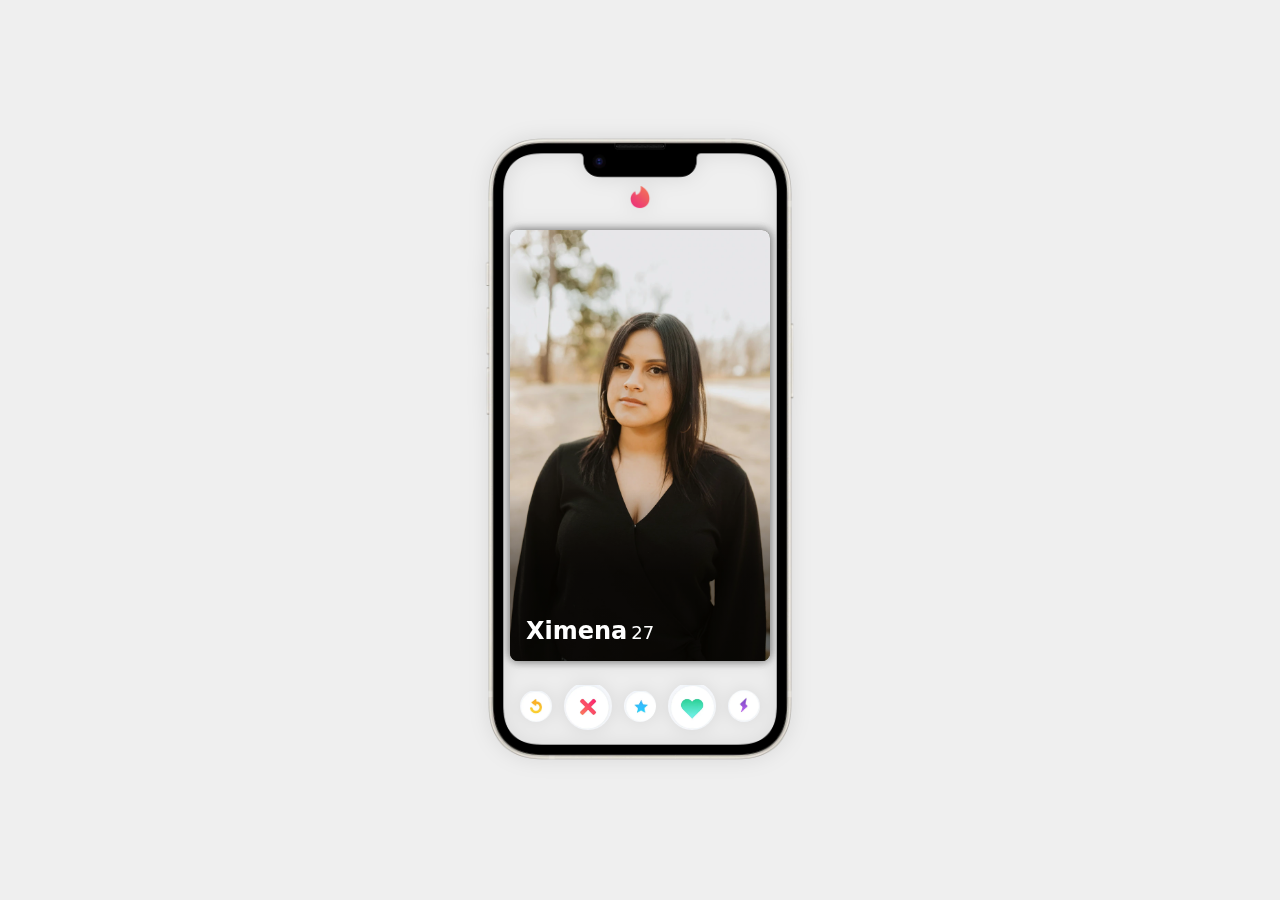
<file: index.html>
<!DOCTYPE html>
<html lang="es">

<head>
    <meta charset="UTF-8">
    <meta name="viewport" content="width=device-width, initial-scale=1.0">
    <link rel="stylesheet" href="index.css">
    <title>Tinder Swipe</title>
</head>

<body>
    <main>
        <section>
            <header>
                <img src="tinder-logo.webp" alt="Tinder Logo">
            </header>
            <div class="cards">
                <article>
                    <img src="./photos/img1.webp" alt="Tania, 24 years">
                    <h2>Tania <span>24</span></h2>
                    <div class="choice nope">NOPE</div>
                    <div class="choice liked">LIKE</div>
                </article>

                <article>
                    <img src="./photos/img2.webp" alt="Ximena, 27 years">
                    <h2>Ximena<span>27</span></h2>
                    <div class="choice nope">NOPE</div>
                    <div class="choice liked">LIKE</div>
                </article>
                <span>
                    No hay más personas cerca de ti..<br>
                    Vuelve a intentarlo más tarde.
                </span>
            </div>
            <footer>
                <button class="is-back" aria-label="back"></button>
                <button class="is-reject is-big" aria-label="reject"></button>
                <button class="is-super" aria-label="super"></button>
                <button class="is-like is-big" aria-label="like"></button>
                <button class="is-boost" aria-label="boost"></button>
            </footer>
        </section>
    </main>
    <script src="./index.js"></script>

</body>

</html>
</file>
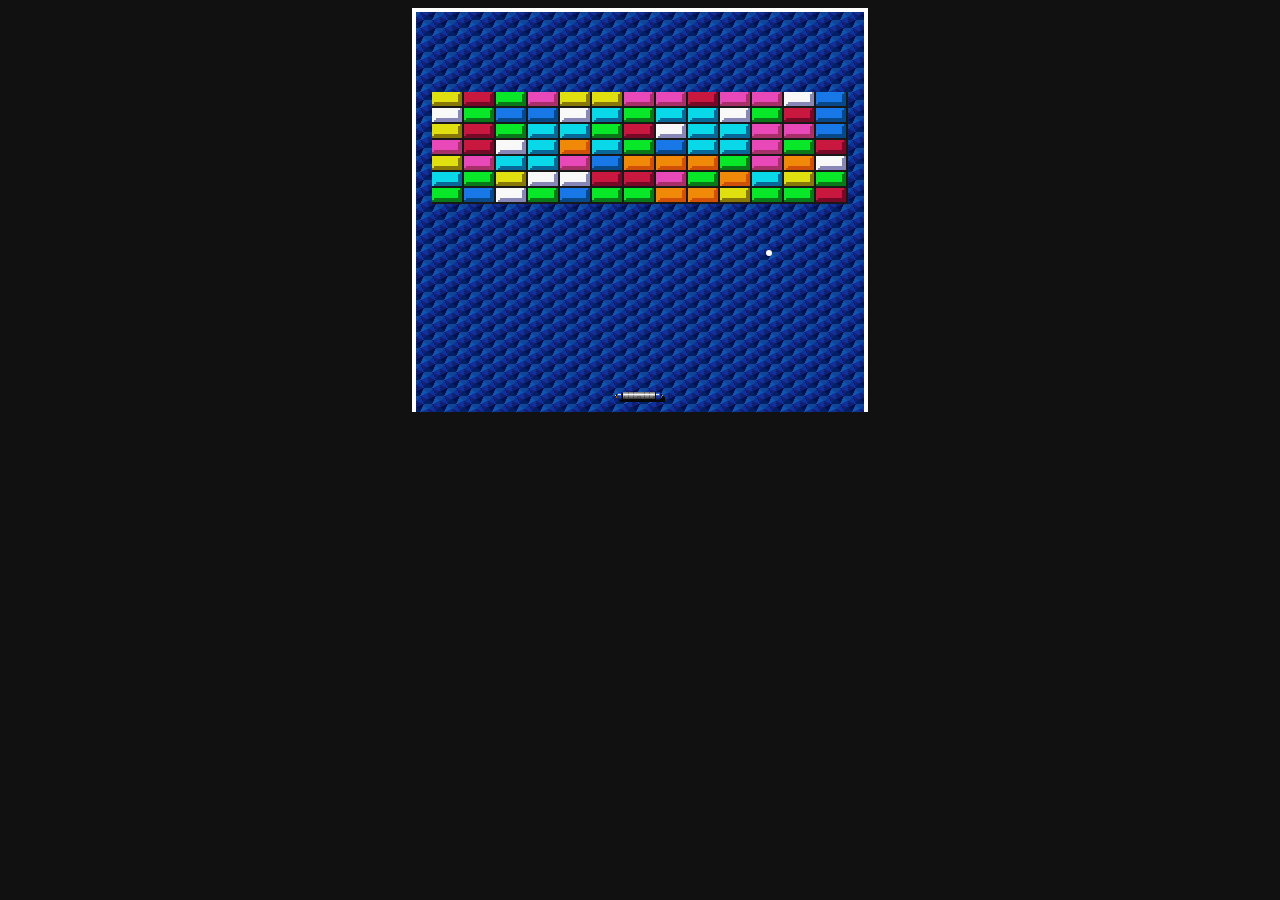
<file: 02-arkanoid/index.html>
<!DOCTYPE html>

<head>
    <meta charset="UTF-8">
    <meta name="viewport" content="width=device-width, initial-scale=1.0">
    <title>Arkanoid</title>
</head>

<body>
    <style>
        body {
            background-color: #111;
        }

        canvas {
            display: block;
            border: 4px solid #fff;
            background: url('./assets/bkg.png') repeat;
            border-bottom: transparent;
            margin: 0 auto;
        }
    </style>

    <canvas></canvas>
    <img hidden id="sprite" src="./assets/sprite.png" alt="Sprite Arkanoid">
    <img hidden id="bricks" src="./assets/bricks.png" alt="Sprite Bricks Arkanoid">

    <script src="./js/app.js"></script>
</body>

</html>
</file>
<file: index.css>
*,
*::before,
*::after {
    box-sizing: border-box;
    margin: 0;
    padding: 0;
}

body {
    font-family: system-ui, -apple-system, BlinkMacSystemFont, 'Segoe UI', Roboto, Oxygen, Ubuntu, Cantarell, 'Open Sans', 'Helvetica Neue', sans-serif;
    display: grid;
    place-content: center;
    min-height: 100vh;
    overflow: hidden;
    user-select: none;
    background: #efefef;
}

main {
    background: url('./iphone.webp') no-repeat;
    background-size: contain;
    width: 320px;
    height: 640px;
    display: flex;
    filter: drop-shadow(0 0 10px rgba(0, 0, 0, .1));
}

section {
    width: 100%;
    border-radius: 32px;
    display: flex;
    gap: 21px;
    display: flex;
    flex-direction: column;
    overflow: hidden;
    position: relative;
    padding: 16px 6px;
    margin: 24px;
}


header {
    display: flex;
    justify-content: center;

    & img {
        margin-top: 15px;
        width: 24px;
        height: 24px;
    }
}

footer {
    display: grid;
    grid-template-columns: repeat(5, 1fr);
    gap: 12px;
    padding: 0 24px;
    justify-content: center;
    align-items: center;

    & button {
        background: url(./tinder-icons.webp) no-repeat;
        background-position: 0px 0px;
        background-size: 175px;
        height: 32px;
        width: 32px;
        border-radius: 50%;
        border: 0;
        cursor: pointer;
        transition: scale .3s ease;


        &:hover {
            scale: 1.4;
        }

        &.is-big {
            background-size: 250px;
            width: 48px;
            height: 48px;
        }

        &.is-back {
            background-position: -142px 1px;
        }

        &.is-reject {
            background-position: -151px 3px;
        }

        &.is-like {
            background-position: -49px 3px;
        }

        &.is-super {
            background-position: -70px 1px;

        }
    }

}

.cards {
    position: relative;
    width: 100%;
    height: 100%;
    margin: 0 auto;

    &>span {
        display: grid;
        place-content: center;
        place-items: center;
        color: #777;
        font-size: 14px;
        text-align: center;
        height: 100%;
        z-index: -1;
    }

    & article {
        border-radius: 8px;
        box-shadow: 0 0 10px rgba(0, 0, 0, 0.3);
        cursor: grab;
        overflow: hidden;
        position: absolute;
        inset: 0;
        width: 100%;
        height: 100%;
        z-index: 1;

        &.go-left {
            transform: translateX(-150%) rotate(-30deg) !important;
        }

        &.go-right {
            transform: translateX(150%) rotate(30deg) !important;
        }

        &.go-right,
        &.go-left {
            transition: transform .3s ease, rotate .3s !important;
        }

        &.reset {
            transition: .3s ease;
            transform: translateX(0) !important;
        }

        & .choice {
            border-radius: 6px;
            border: 4px solid;
            z-index: 5;
            position: absolute;
            top: 32px;
            right: 16px;
            padding: 4px 10px;
            font-size: 26px;
            font-weight: bold;
            text-shadow: 0 0 10px rgba(0, 0, 0, .3);
            color: black;
            border: 3px solid;
            width: fit-content;
            opacity: 0;

            &.nope {
                border-color: #f13c2c;
                color: #f13c2c;
                transform: rotate(-30deg);
                left: 14px;
            }

            &.liked {
                border-color: #44d48c;
                color: #44d48c;

                transform: rotate(30deg);


            }
        }

        & img {
            width: 100%;
            height: 100%;
            object-fit: cover;
        }

        & h2 {
            color: white;
            position: absolute;
            inset: 0;
            display: flex;
            align-items: flex-end;
            height: 100%;
            width: 100%;
            padding: 16px;
            z-index: 4;
            background: linear-gradient(to top,
                    #00000088 20%,
                    transparent 40%);
        }

        & span {
            margin-left: 4px;
            font-size: 18px;
            line-height: 1.4;
            font-weight: 400;
        }

    }
}
</file>
